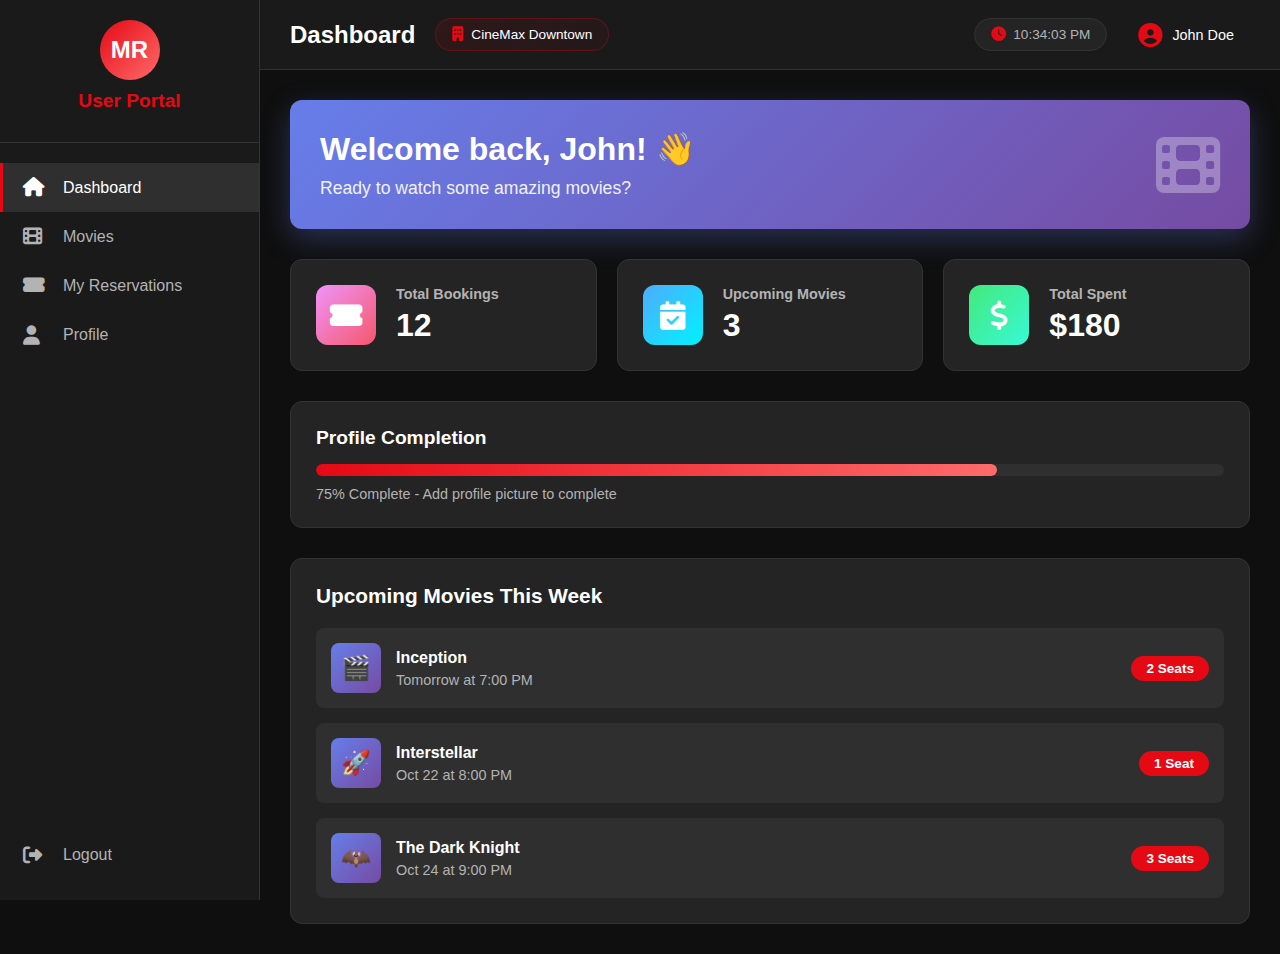
<file: frontend/public/index.html>
<!DOCTYPE html>
<html lang="en">
<head>
    <meta charset="UTF-8">
    <meta name="viewport" content="width=device-width, initial-scale=1.0">
    <title>User Dashboard - Movie Reservation System</title>
    <link rel="stylesheet" href="css/user.css">
    <link rel="stylesheet" href="https://cdnjs.cloudflare.com/ajax/libs/font-awesome/6.4.0/css/all.min.css">
</head>
<body>
    <!-- Sidebar -->
    <aside class="sidebar" id="sidebar">
        <div class="sidebar-header">
            <div class="logo">MR</div>
            <h2>User Portal</h2>
        </div>
        <nav class="sidebar-nav">
            <a href="#" class="nav-link active" data-tab="dashboard">
                <i class="fas fa-home"></i>
                <span>Dashboard</span>
            </a>
            <a href="#" class="nav-link" data-tab="movies">
                <i class="fas fa-film"></i>
                <span>Movies</span>
            </a>
            <a href="#" class="nav-link" data-tab="reservations">
                <i class="fas fa-ticket-alt"></i>
                <span>My Reservations</span>
            </a>
            <a href="#" class="nav-link" data-tab="profile">
                <i class="fas fa-user"></i>
                <span>Profile</span>
            </a>
            <a href="#" class="nav-link logout">
                <i class="fas fa-sign-out-alt"></i>
                <span>Logout</span>
            </a>
        </nav>
    </aside>

    <!-- Main Content -->
    <main class="main-content">
        <!-- Header -->
        <header class="header">
            <button class="menu-toggle" id="menuToggle">
                <i class="fas fa-bars"></i>
            </button>
            <div class="header-left">
                <h1 class="page-title">Dashboard</h1>
                <div class="theater-badge">
                    <i class="fas fa-building"></i>
                    <span>CineMax Downtown</span>
                </div>
            </div>
            <div class="header-right">
                <div class="current-time" id="currentTime">
                    <i class="fas fa-clock"></i>
                    <span>--:-- --</span>
                </div>
                <div class="user-profile">
                    <i class="fas fa-user-circle"></i>
                    <span>John Doe</span>
                </div>
            </div>
        </header>

        <!-- Dashboard Tab -->
        <section class="content-section active" id="dashboard-section">
            <div class="welcome-card">
                <div class="welcome-content">
                    <h2>Welcome back, John! 👋</h2>
                    <p>Ready to watch some amazing movies?</p>
                </div>
                <div class="welcome-icon">
                    <i class="fas fa-film"></i>
                </div>
            </div>

            <div class="stats-grid">
                <div class="stat-card">
                    <div class="stat-icon bookings">
                        <i class="fas fa-ticket-alt"></i>
                    </div>
                    <div class="stat-info">
                        <h3>Total Bookings</h3>
                        <p class="stat-value">12</p>
                    </div>
                </div>
                <div class="stat-card">
                    <div class="stat-icon upcoming">
                        <i class="fas fa-calendar-check"></i>
                    </div>
                    <div class="stat-info">
                        <h3>Upcoming Movies</h3>
                        <p class="stat-value">3</p>
                    </div>
                </div>
                <div class="stat-card">
                    <div class="stat-icon spent">
                        <i class="fas fa-dollar-sign"></i>
                    </div>
                    <div class="stat-info">
                        <h3>Total Spent</h3>
                        <p class="stat-value">$180</p>
                    </div>
                </div>
            </div>

            <div class="profile-progress-card">
                <h3>Profile Completion</h3>
                <div class="progress-bar">
                    <div class="progress-fill" style="width: 75%"></div>
                </div>
                <p class="progress-text">75% Complete - Add profile picture to complete</p>
            </div>

            <div class="upcoming-movies">
                <h3>Upcoming Movies This Week</h3>
                <div class="upcoming-list">
                    <div class="upcoming-item">
                        <div class="upcoming-poster">🎬</div>
                        <div class="upcoming-details">
                            <h4>Inception</h4>
                            <p>Tomorrow at 7:00 PM</p>
                        </div>
                        <span class="upcoming-seats">2 Seats</span>
                    </div>
                    <div class="upcoming-item">
                        <div class="upcoming-poster">🚀</div>
                        <div class="upcoming-details">
                            <h4>Interstellar</h4>
                            <p>Oct 22 at 8:00 PM</p>
                        </div>
                        <span class="upcoming-seats">1 Seat</span>
                    </div>
                    <div class="upcoming-item">
                        <div class="upcoming-poster">🦇</div>
                        <div class="upcoming-details">
                            <h4>The Dark Knight</h4>
                            <p>Oct 24 at 9:00 PM</p>
                        </div>
                        <span class="upcoming-seats">3 Seats</span>
                    </div>
                </div>
            </div>
        </section>

        <!-- Movies Tab -->
        <section class="content-section" id="movies-section">
            <div class="section-header">
                <h2>Available Movies</h2>
                <div class="filter-controls">
                    <select class="filter-select" id="genreFilter">
                        <option value="all">All Genres</option>
                        <option value="action">Action</option>
                        <option value="sci-fi">Sci-Fi</option>
                        <option value="drama">Drama</option>
                        <option value="thriller">Thriller</option>
                    </select>
                </div>
            </div>
            <div class="movies-grid" id="moviesGrid">
                <!-- Movies will be dynamically loaded here -->
            </div>
        </section>

        <!-- My Reservations Tab -->
        <section class="content-section" id="reservations-section">
            <div class="section-header">
                <h2>My Reservations</h2>
                <div class="filter-controls">
                    <select class="filter-select" id="statusFilter">
                        <option value="all">All Bookings</option>
                        <option value="upcoming">Upcoming</option>
                        <option value="past">Past</option>
                    </select>
                </div>
            </div>
            <div class="table-container">
                <table class="data-table">
                    <thead>
                        <tr>
                            <th>Booking ID</th>
                            <th>Movie</th>
                            <th>Date</th>
                            <th>Time</th>
                            <th>Seats</th>
                            <th>Status</th>
                            <th>Actions</th>
                        </tr>
                    </thead>
                    <tbody id="reservationsTable">
                        <!-- Reservations will be dynamically loaded here -->
                    </tbody>
                </table>
            </div>
        </section>

        <!-- Profile Tab -->
        <section class="content-section" id="profile-section">
            <div class="profile-container">
                <div class="profile-card">
                    <div class="profile-header">
                        <div class="profile-avatar">
                            <i class="fas fa-user-circle"></i>
                        </div>
                        <button class="btn-upload">
                            <i class="fas fa-camera"></i> Change Photo
                        </button>
                    </div>
                    <div class="profile-form">
                        <div class="form-group">
                            <label for="fullName">Full Name</label>
                            <input type="text" id="fullName" class="form-input" value="John Doe">
                        </div>
                        <div class="form-group">
                            <label for="email">Email Address</label>
                            <input type="email" id="email" class="form-input" value="john.doe@example.com">
                        </div>
                        <div class="form-group">
                            <label for="phone">Phone Number</label>
                            <input type="tel" id="phone" class="form-input" value="+1 234 567 8900">
                        </div>
                        <div class="form-group">
                            <label for="currentPassword">Current Password</label>
                            <input type="password" id="currentPassword" class="form-input" placeholder="Enter current password">
                        </div>
                        <div class="form-group">
                            <label for="newPassword">New Password</label>
                            <input type="password" id="newPassword" class="form-input" placeholder="Enter new password">
                        </div>
                        <div class="form-group">
                            <label for="confirmPassword">Confirm New Password</label>
                            <input type="password" id="confirmPassword" class="form-input" placeholder="Confirm new password">
                        </div>
                        <div class="form-actions">
                            <button class="btn-primary" id="updateProfileBtn">
                                <i class="fas fa-save"></i> Update Profile
                            </button>
                            <button class="btn-secondary" id="cancelBtn">
                                <i class="fas fa-times"></i> Cancel
                            </button>
                        </div>
                    </div>
                </div>
                <div class="account-info-card">
                    <h3>Account Information</h3>
                    <div class="info-item">
                        <span class="info-label">Member Since:</span>
                        <span class="info-value">January 15, 2024</span>
                    </div>
                    <div class="info-item">
                        <span class="info-label">Total Bookings:</span>
                        <span class="info-value">12</span>
                    </div>
                    <div class="info-item">
                        <span class="info-label">Account Status:</span>
                        <span class="info-value status-active">Active</span>
                    </div>
                    <div class="info-item">
                        <span class="info-label">Loyalty Points:</span>
                        <span class="info-value">240 pts</span>
                    </div>
                </div>
            </div>
        </section>
    </main>

    <!-- Booking Modal -->
    <div class="modal" id="bookingModal">
        <div class="modal-content">
            <div class="modal-header">
                <h3>Book Movie</h3>
                <button class="modal-close" id="closeModal">
                    <i class="fas fa-times"></i>
                </button>
            </div>
            <div class="modal-body" id="modalBody">
                <!-- Modal content will be dynamically loaded -->
            </div>
        </div>
    </div>

    <script src="js/user.js"></script>
</body>
</html>
</file>
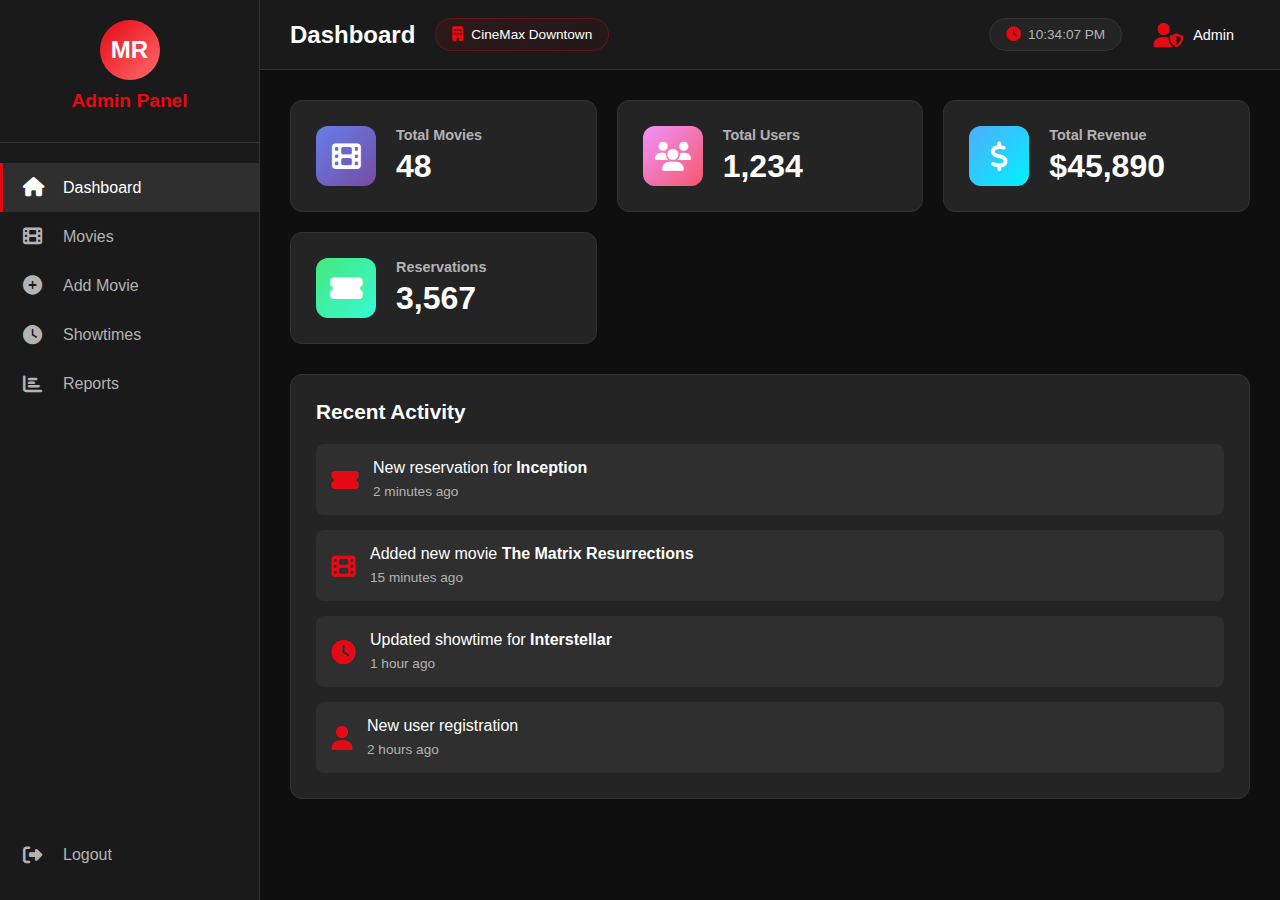
<file: frontend/public/admin_dashboard.html>
<!DOCTYPE html>
<html lang="en">
<head>
    <meta charset="UTF-8">
    <meta name="viewport" content="width=device-width, initial-scale=1.0">
    <title>Admin Dashboard - Movie Reservation System</title>
    <link rel="stylesheet" href="css/admin.css">
    <link rel="stylesheet" href="https://cdnjs.cloudflare.com/ajax/libs/font-awesome/6.4.0/css/all.min.css">
</head>
<body>
    <!-- Sidebar -->
    <aside class="sidebar" id="sidebar">
        <div class="sidebar-header">
            <div class="logo">MR</div>
            <h2>Admin Panel</h2>
        </div>
        <nav class="sidebar-nav">
            <a href="#" class="nav-link active" data-tab="dashboard">
                <i class="fas fa-home"></i>
                <span>Dashboard</span>
            </a>
            <a href="#" class="nav-link" data-tab="movies">
                <i class="fas fa-film"></i>
                <span>Movies</span>
            </a>
            <a href="#" class="nav-link" data-tab="add-movie">
                <i class="fas fa-plus-circle"></i>
                <span>Add Movie</span>
            </a>
            <a href="#" class="nav-link" data-tab="showtimes">
                <i class="fas fa-clock"></i>
                <span>Showtimes</span>
            </a>
            <a href="#" class="nav-link" data-tab="reports">
                <i class="fas fa-chart-bar"></i>
                <span>Reports</span>
            </a>
            <a href="#" class="nav-link logout">
                <i class="fas fa-sign-out-alt"></i>
                <span>Logout</span>
            </a>
        </nav>
    </aside>

    <!-- Main Content -->
    <main class="main-content">
        <!-- Header -->
        <header class="header">
            <button class="menu-toggle" id="menuToggle">
                <i class="fas fa-bars"></i>
            </button>
            <div class="header-left">
                <h1 class="page-title">Dashboard</h1>
                <div class="theater-badge">
                    <i class="fas fa-building"></i>
                    <span>CineMax Downtown</span>
                </div>
            </div>
            <div class="header-right">
                <div class="current-time" id="currentTime">
                    <i class="fas fa-clock"></i>
                    <span>--:-- --</span>
                </div>
                <div class="admin-profile">
                    <i class="fas fa-user-shield"></i>
                    <span>Admin</span>
                </div>
            </div>
        </header>

        <!-- Dashboard Tab -->
        <section class="content-section active" id="dashboard-section">
            <div class="stats-grid">
                <div class="stat-card">
                    <div class="stat-icon movies">
                        <i class="fas fa-film"></i>
                    </div>
                    <div class="stat-info">
                        <h3>Total Movies</h3>
                        <p class="stat-value">48</p>
                    </div>
                </div>
                <div class="stat-card">
                    <div class="stat-icon users">
                        <i class="fas fa-users"></i>
                    </div>
                    <div class="stat-info">
                        <h3>Total Users</h3>
                        <p class="stat-value">1,234</p>
                    </div>
                </div>
                <div class="stat-card">
                    <div class="stat-icon revenue">
                        <i class="fas fa-dollar-sign"></i>
                    </div>
                    <div class="stat-info">
                        <h3>Total Revenue</h3>
                        <p class="stat-value">$45,890</p>
                    </div>
                </div>
                <div class="stat-card">
                    <div class="stat-icon reservations">
                        <i class="fas fa-ticket-alt"></i>
                    </div>
                    <div class="stat-info">
                        <h3>Reservations</h3>
                        <p class="stat-value">3,567</p>
                    </div>
                </div>
            </div>

            <div class="dashboard-charts">
                <div class="chart-card">
                    <h3>Recent Activity</h3>
                    <div class="activity-list">
                        <div class="activity-item">
                            <i class="fas fa-ticket-alt"></i>
                            <div class="activity-details">
                                <p>New reservation for <strong>Inception</strong></p>
                                <span>2 minutes ago</span>
                            </div>
                        </div>
                        <div class="activity-item">
                            <i class="fas fa-film"></i>
                            <div class="activity-details">
                                <p>Added new movie <strong>The Matrix Resurrections</strong></p>
                                <span>15 minutes ago</span>
                            </div>
                        </div>
                        <div class="activity-item">
                            <i class="fas fa-clock"></i>
                            <div class="activity-details">
                                <p>Updated showtime for <strong>Interstellar</strong></p>
                                <span>1 hour ago</span>
                            </div>
                        </div>
                        <div class="activity-item">
                            <i class="fas fa-user"></i>
                            <div class="activity-details">
                                <p>New user registration</p>
                                <span>2 hours ago</span>
                            </div>
                        </div>
                    </div>
                </div>
            </div>
        </section>

        <!-- Movies Tab -->
        <section class="content-section" id="movies-section">
            <div class="section-header">
                <h2>Manage Movies</h2>
                <button class="btn-primary" id="addMovieBtn">
                    <i class="fas fa-plus"></i> Add Movie
                </button>
            </div>
            <div class="movies-grid" id="moviesGrid">
                <!-- Movies will be dynamically loaded here -->
            </div>
        </section>

        <!-- Add Movie Tab -->
        <section class="content-section" id="add-movie-section">
            <div class="section-header">
                <h2>Add New Movie</h2>
            </div>
            
            <div class="add-movie-container">
                <div class="add-movie-form-card">
                    <form id="addMovieForm" enctype="multipart/form-data">
                        <div class="form-row">
                            <div class="form-group">
                                <label for="movieTitle">Movie Title <span class="required">*</span></label>
                                <input type="text" id="movieTitle" name="title" class="form-input" placeholder="Enter movie title" required>
                            </div>
                            <div class="form-group">
                                <label for="movieGenre">Genre <span class="required">*</span></label>
                                <select id="movieGenre" name="genre" class="form-input" required>
                                    <option value="">Select Genre</option>
                                    <option value="Action">Action</option>
                                    <option value="Adventure">Adventure</option>
                                    <option value="Comedy">Comedy</option>
                                    <option value="Drama">Drama</option>
                                    <option value="Horror">Horror</option>
                                    <option value="Sci-Fi">Sci-Fi</option>
                                    <option value="Thriller">Thriller</option>
                                    <option value="Romance">Romance</option>
                                    <option value="Animation">Animation</option>
                                    <option value="Documentary">Documentary</option>
                                </select>
                            </div>
                        </div>

                        <div class="form-group">
                            <label for="movieDescription">Description <span class="required">*</span></label>
                            <textarea id="movieDescription" name="description" class="form-textarea" rows="4" placeholder="Enter movie description" required></textarea>
                        </div>

                        <div class="form-row">
                            <div class="form-group">
                                <label for="movieDuration">Duration (minutes) <span class="required">*</span></label>
                                <input type="number" id="movieDuration" name="duration" class="form-input" placeholder="e.g., 120" min="1" required>
                            </div>
                            <div class="form-group">
                                <label for="movieRating">Rating (0-5) <span class="required">*</span></label>
                                <input type="number" id="movieRating" name="rating" class="form-input" placeholder="e.g., 4.5" min="0" max="5" step="0.1" required>
                            </div>
                        </div>

                        <div class="form-row">
                            <div class="form-group">
                                <label for="movieReleaseDate">Release Date <span class="required">*</span></label>
                                <input type="date" id="movieReleaseDate" name="release_date" class="form-input" required>
                            </div>
                            <div class="form-group">
                                <label for="movieLanguage">Language <span class="required">*</span></label>
                                <input type="text" id="movieLanguage" name="language" class="form-input" placeholder="e.g., English" required>
                            </div>
                        </div>

                        <div class="form-group">
                            <label for="moviePoster">Movie Poster <span class="required">*</span></label>
                            <div class="file-upload-area" id="fileUploadArea">
                                <input type="file" id="moviePoster" name="poster" class="file-input" accept="image/*" required>
                                <div class="file-upload-content">
                                    <i class="fas fa-cloud-upload-alt"></i>
                                    <p>Click to upload or drag and drop</p>
                                    <span>PNG, JPG, JPEG (Max 5MB)</span>
                                </div>
                            </div>
                            <div id="fileName" class="file-name"></div>
                        </div>

                        <div class="form-actions">
                            <button type="submit" class="btn-submit" id="submitBtn">
                                <i class="fas fa-save"></i> Add Movie
                            </button>
                            <button type="button" class="btn-reset" id="resetBtn">
                                <i class="fas fa-redo"></i> Reset Form
                            </button>
                        </div>
                    </form>
                </div>

                <div class="poster-preview-card">
                    <h3>Poster Preview</h3>
                    <div class="poster-preview" id="posterPreview">
                        <i class="fas fa-image"></i>
                        <p>No poster selected</p>
                    </div>
                    <div class="preview-info" id="previewInfo">
                        <p><strong>Title:</strong> <span id="previewTitle">-</span></p>
                        <p><strong>Genre:</strong> <span id="previewGenre">-</span></p>
                        <p><strong>Duration:</strong> <span id="previewDuration">-</span></p>
                        <p><strong>Rating:</strong> <span id="previewRating">-</span></p>
                    </div>
                </div>
            </div>

            <!-- Notification -->
            <div class="notification" id="notification">
                <div class="notification-content">
                    <i class="notification-icon"></i>
                    <span class="notification-message"></span>
                </div>
            </div>
        </section>

        <!-- Showtimes Tab -->
        <section class="content-section" id="showtimes-section">
            <div class="section-header">
                <h2>Manage Showtimes</h2>
                <button class="btn-primary" id="addShowtimeBtn">
                    <i class="fas fa-plus"></i> Add Showtime
                </button>
            </div>
            <div class="table-container">
                <table class="data-table">
                    <thead>
                        <tr>
                            <th>Movie</th>
                            <th>Date</th>
                            <th>Time</th>
                            <th>Total Seats</th>
                            <th>Available Seats</th>
                            <th>Actions</th>
                        </tr>
                    </thead>
                    <tbody id="showtimesTable">
                        <!-- Showtimes will be dynamically loaded here -->
                    </tbody>
                </table>
            </div>
        </section>

        <!-- Reports Tab -->
        <section class="content-section" id="reports-section">
            <h2>Reports & Analytics</h2>
            <div class="reports-grid">
                <div class="report-card">
                    <h3>Monthly Revenue Chart</h3>
                    <div class="report-chart">
                        <canvas id="revenueChart" width="400" height="300"></canvas>
                    </div>
                </div>
                <div class="report-card">
                    <h3>Top Movies</h3>
                    <div class="top-movies-list">
                        <div class="top-movie-item">
                            <span class="rank">1</span>
                            <span class="movie-name">Inception</span>
                            <span class="movie-stats">456 bookings</span>
                        </div>
                        <div class="top-movie-item">
                            <span class="rank">2</span>
                            <span class="movie-name">Interstellar</span>
                            <span class="movie-stats">389 bookings</span>
                        </div>
                        <div class="top-movie-item">
                            <span class="rank">3</span>
                            <span class="movie-name">The Dark Knight</span>
                            <span class="movie-stats">342 bookings</span>
                        </div>
                        <div class="top-movie-item">
                            <span class="rank">4</span>
                            <span class="movie-name">Pulp Fiction</span>
                            <span class="movie-stats">298 bookings</span>
                        </div>
                        <div class="top-movie-item">
                            <span class="rank">5</span>
                            <span class="movie-name">The Matrix</span>
                            <span class="movie-stats">267 bookings</span>
                        </div>
                    </div>
                </div>
            </div>
            <div class="reports-summary">
                <div class="summary-card">
                    <h4>This Month</h4>
                    <p class="summary-value">$12,450</p>
                    <span class="summary-label">Revenue</span>
                </div>
                <div class="summary-card">
                    <h4>This Week</h4>
                    <p class="summary-value">892</p>
                    <span class="summary-label">Reservations</span>
                </div>
                <div class="summary-card">
                    <h4>Average</h4>
                    <p class="summary-value">$14.50</p>
                    <span class="summary-label">Ticket Price</span>
                </div>
            </div>
        </section>
    </main>

    <script src="js/admin.js"></script>
    <script src="js/movies.js"></script>
</body>
</html>
</file>
<file: frontend/public/css/user.css>
/* ==================== Global Styles ==================== */
* {
    margin: 0;
    padding: 0;
    box-sizing: border-box;
}

:root {
    --primary-bg: #0f0f0f;
    --secondary-bg: #1a1a1a;
    --card-bg: #242424;
    --hover-bg: #2f2f2f;
    --accent-color: #e50914;
    --accent-hover: #b20710;
    --text-primary: #ffffff;
    --text-secondary: #b3b3b3;
    --border-color: #333333;
    --success-color: #46d369;
    --warning-color: #ffa500;
    --sidebar-width: 260px;
    --header-height: 70px;
    --transition: all 0.3s ease;
}

body {
    font-family: 'Segoe UI', Tahoma, Geneva, Verdana, sans-serif;
    background-color: var(--primary-bg);
    color: var(--text-primary);
    overflow-x: hidden;
}

/* ==================== Sidebar ==================== */
.sidebar {
    position: fixed;
    left: 0;
    top: 0;
    width: var(--sidebar-width);
    height: 100vh;
    background-color: var(--secondary-bg);
    border-right: 1px solid var(--border-color);
    padding: 20px 0;
    transition: var(--transition);
    z-index: 1000;
}

.sidebar-header {
    padding: 0 20px 30px;
    text-align: center;
    border-bottom: 1px solid var(--border-color);
}

.sidebar-header .logo {
    width: 60px;
    height: 60px;
    border-radius: 50%;
    margin: 0 auto 10px;
    background: linear-gradient(135deg, #e50914, #ff6b6b);
    display: flex;
    align-items: center;
    justify-content: center;
    font-size: 24px;
    font-weight: bold;
    color: white;
}

.sidebar-header h2 {
    font-size: 1.2rem;
    color: var(--accent-color);
}

.sidebar-nav {
    margin-top: 20px;
}

.nav-link {
    display: flex;
    align-items: center;
    padding: 15px 20px;
    color: var(--text-secondary);
    text-decoration: none;
    transition: var(--transition);
    border-left: 3px solid transparent;
    cursor: pointer;
}

.nav-link i {
    font-size: 1.2rem;
    margin-right: 15px;
    width: 25px;
}

.nav-link:hover {
    background-color: var(--hover-bg);
    color: var(--text-primary);
    border-left-color: var(--accent-color);
}

.nav-link.active {
    background-color: var(--hover-bg);
    color: var(--text-primary);
    border-left-color: var(--accent-color);
}

.nav-link.logout {
    margin-top: auto;
    position: absolute;
    bottom: 20px;
    width: 100%;
}

.nav-link.logout:hover {
    background-color: rgba(229, 9, 20, 0.1);
    color: var(--accent-color);
}

/* ==================== Main Content ==================== */
.main-content {
    margin-left: var(--sidebar-width);
    min-height: 100vh;
    transition: var(--transition);
}

/* ==================== Header ==================== */
.header {
    height: var(--header-height);
    background-color: var(--secondary-bg);
    border-bottom: 1px solid var(--border-color);
    padding: 0 30px;
    display: flex;
    align-items: center;
    justify-content: space-between;
    position: sticky;
    top: 0;
    z-index: 100;
    gap: 20px;
}

.menu-toggle {
    display: none;
    background: none;
    border: none;
    color: var(--text-primary);
    font-size: 1.5rem;
    cursor: pointer;
    padding: 10px;
    transition: var(--transition);
}

.menu-toggle:hover {
    color: var(--accent-color);
}

.header-left {
    display: flex;
    align-items: center;
    gap: 20px;
}

.page-title {
    font-size: 1.5rem;
    font-weight: 600;
    color: var(--text-primary);
}

.theater-badge {
    display: flex;
    align-items: center;
    gap: 8px;
    padding: 8px 16px;
    background: linear-gradient(135deg, rgba(229, 9, 20, 0.1), rgba(229, 9, 20, 0.05));
    border: 1px solid rgba(229, 9, 20, 0.3);
    border-radius: 20px;
    color: var(--text-primary);
    font-size: 0.85rem;
    font-weight: 500;
}

.theater-badge i {
    color: var(--accent-color);
    font-size: 0.9rem;
}

.header-right {
    display: flex;
    align-items: center;
    gap: 15px;
}

.current-time {
    display: flex;
    align-items: center;
    gap: 8px;
    padding: 8px 16px;
    background-color: var(--card-bg);
    border-radius: 20px;
    border: 1px solid var(--border-color);
    font-size: 0.85rem;
    color: var(--text-secondary);
    font-weight: 500;
}

.current-time i {
    color: var(--accent-color);
    font-size: 0.9rem;
}

.user-profile {
    display: flex;
    align-items: center;
    gap: 10px;
    cursor: pointer;
    padding: 8px 15px;
    border-radius: 20px;
    transition: var(--transition);
    border: 1px solid transparent;
}

.user-profile:hover {
    background-color: var(--hover-bg);
    border-color: var(--border-color);
}

.user-profile i {
    font-size: 1.5rem;
    color: var(--accent-color);
}

.user-profile span {
    font-size: 0.9rem;
    font-weight: 500;
}

/* ==================== Content Sections ==================== */
.content-section {
    display: none;
    padding: 30px;
    animation: fadeIn 0.4s ease;
}

.content-section.active {
    display: block;
}

@keyframes fadeIn {
    from {
        opacity: 0;
        transform: translateY(10px);
    }
    to {
        opacity: 1;
        transform: translateY(0);
    }
}

/* ==================== Welcome Card ==================== */
.welcome-card {
    background: linear-gradient(135deg, #667eea 0%, #764ba2 100%);
    padding: 30px;
    border-radius: 12px;
    display: flex;
    justify-content: space-between;
    align-items: center;
    margin-bottom: 30px;
    box-shadow: 0 10px 30px rgba(102, 126, 234, 0.3);
}

.welcome-content h2 {
    font-size: 2rem;
    margin-bottom: 10px;
}

.welcome-content p {
    font-size: 1.1rem;
    opacity: 0.9;
}

.welcome-icon i {
    font-size: 4rem;
    opacity: 0.3;
}

/* ==================== Stats Grid ==================== */
.stats-grid {
    display: grid;
    grid-template-columns: repeat(auto-fit, minmax(250px, 1fr));
    gap: 20px;
    margin-bottom: 30px;
}

.stat-card {
    background-color: var(--card-bg);
    padding: 25px;
    border-radius: 12px;
    display: flex;
    align-items: center;
    gap: 20px;
    transition: var(--transition);
    border: 1px solid var(--border-color);
}

.stat-card:hover {
    transform: translateY(-5px);
    box-shadow: 0 10px 30px rgba(229, 9, 20, 0.2);
}

.stat-icon {
    width: 60px;
    height: 60px;
    border-radius: 12px;
    display: flex;
    align-items: center;
    justify-content: center;
    font-size: 1.8rem;
}

.stat-icon.bookings {
    background: linear-gradient(135deg, #f093fb 0%, #f5576c 100%);
}

.stat-icon.upcoming {
    background: linear-gradient(135deg, #4facfe 0%, #00f2fe 100%);
}

.stat-icon.spent {
    background: linear-gradient(135deg, #43e97b 0%, #38f9d7 100%);
}

.stat-info h3 {
    font-size: 0.9rem;
    color: var(--text-secondary);
    margin-bottom: 5px;
}

.stat-value {
    font-size: 2rem;
    font-weight: 700;
}

/* ==================== Profile Progress ==================== */
.profile-progress-card {
    background-color: var(--card-bg);
    padding: 25px;
    border-radius: 12px;
    border: 1px solid var(--border-color);
    margin-bottom: 30px;
}

.profile-progress-card h3 {
    margin-bottom: 15px;
    font-size: 1.2rem;
}

.progress-bar {
    width: 100%;
    height: 12px;
    background-color: var(--hover-bg);
    border-radius: 10px;
    overflow: hidden;
    margin-bottom: 10px;
}

.progress-fill {
    height: 100%;
    background: linear-gradient(90deg, #e50914, #ff6b6b);
    border-radius: 10px;
    transition: width 0.5s ease;
}

.progress-text {
    color: var(--text-secondary);
    font-size: 0.9rem;
}

/* ==================== Upcoming Movies ==================== */
.upcoming-movies {
    background-color: var(--card-bg);
    padding: 25px;
    border-radius: 12px;
    border: 1px solid var(--border-color);
}

.upcoming-movies h3 {
    margin-bottom: 20px;
    font-size: 1.3rem;
}

.upcoming-list {
    display: flex;
    flex-direction: column;
    gap: 15px;
}

.upcoming-item {
    display: flex;
    align-items: center;
    gap: 15px;
    padding: 15px;
    background-color: var(--hover-bg);
    border-radius: 8px;
    transition: var(--transition);
}

.upcoming-item:hover {
    background-color: var(--secondary-bg);
}

.upcoming-poster {
    width: 50px;
    height: 50px;
    background: linear-gradient(135deg, #667eea, #764ba2);
    border-radius: 8px;
    display: flex;
    align-items: center;
    justify-content: center;
    font-size: 1.5rem;
}

.upcoming-details {
    flex: 1;
}

.upcoming-details h4 {
    margin-bottom: 5px;
}

.upcoming-details p {
    color: var(--text-secondary);
    font-size: 0.9rem;
}

.upcoming-seats {
    background-color: var(--accent-color);
    padding: 5px 15px;
    border-radius: 20px;
    font-size: 0.85rem;
    font-weight: 600;
}

/* ==================== Section Header ==================== */
.section-header {
    display: flex;
    justify-content: space-between;
    align-items: center;
    margin-bottom: 25px;
}

.section-header h2 {
    font-size: 1.8rem;
}

.filter-controls {
    display: flex;
    gap: 10px;
}

.filter-select {
    background-color: var(--card-bg);
    color: var(--text-primary);
    border: 1px solid var(--border-color);
    padding: 10px 15px;
    border-radius: 6px;
    cursor: pointer;
    transition: var(--transition);
}

.filter-select:hover {
    border-color: var(--accent-color);
}

.filter-select:focus {
    outline: none;
    border-color: var(--accent-color);
}

/* ==================== Movies Grid ==================== */
.movies-grid {
    display: grid;
    grid-template-columns: repeat(auto-fill, minmax(280px, 1fr));
    gap: 25px;
}

.movie-card {
    background-color: var(--card-bg);
    border-radius: 12px;
    overflow: hidden;
    border: 1px solid var(--border-color);
    transition: var(--transition);
}

.movie-card:hover {
    transform: translateY(-8px);
    box-shadow: 0 15px 40px rgba(0, 0, 0, 0.5);
}

.movie-poster {
    width: 100%;
    height: 380px;
    background: linear-gradient(135deg, #667eea 0%, #764ba2 100%);
    display: flex;
    align-items: center;
    justify-content: center;
    font-size: 48px;
    color: rgba(255, 255, 255, 0.3);
}

.movie-info {
    padding: 20px;
}

.movie-title {
    font-size: 1.2rem;
    margin-bottom: 8px;
    font-weight: 600;
}

.movie-genre {
    color: var(--text-secondary);
    font-size: 0.9rem;
    margin-bottom: 10px;
}

.movie-description {
    color: var(--text-secondary);
    font-size: 0.9rem;
    line-height: 1.5;
    margin-bottom: 15px;
    display: -webkit-box;
    -webkit-line-clamp: 3;
    -webkit-box-orient: vertical;
    overflow: hidden;
}

.movie-footer {
    display: flex;
    justify-content: space-between;
    align-items: center;
}

.movie-rating {
    display: flex;
    align-items: center;
    gap: 5px;
    color: #ffa500;
}

.btn-book {
    background-color: var(--accent-color);
    color: var(--text-primary);
    border: none;
    padding: 10px 20px;
    border-radius: 6px;
    cursor: pointer;
    transition: var(--transition);
    font-size: 0.9rem;
}

.btn-book:hover {
    background-color: var(--accent-hover);
    transform: scale(1.05);
}

/* ==================== Data Table ==================== */
.table-container {
    background-color: var(--card-bg);
    border-radius: 12px;
    overflow-x: auto;
    border: 1px solid var(--border-color);
}

.data-table {
    width: 100%;
    border-collapse: collapse;
}

.data-table thead {
    background-color: var(--secondary-bg);
}

.data-table th {
    padding: 18px 15px;
    text-align: left;
    font-weight: 600;
    color: var(--text-primary);
    border-bottom: 2px solid var(--border-color);
}

.data-table td {
    padding: 15px;
    border-bottom: 1px solid var(--border-color);
}

.data-table tbody tr {
    transition: var(--transition);
}

.data-table tbody tr:hover {
    background-color: var(--hover-bg);
}

.status-badge {
    padding: 5px 12px;
    border-radius: 20px;
    font-size: 0.85rem;
    font-weight: 600;
}

.status-upcoming {
    background-color: rgba(70, 211, 105, 0.2);
    color: var(--success-color);
}

.status-past {
    background-color: rgba(179, 179, 179, 0.2);
    color: var(--text-secondary);
}

.table-actions {
    display: flex;
    gap: 8px;
}

.btn-icon {
    background: none;
    border: none;
    color: var(--text-secondary);
    font-size: 1.1rem;
    cursor: pointer;
    padding: 5px 10px;
    border-radius: 4px;
    transition: var(--transition);
}

.btn-icon:hover {
    color: var(--text-primary);
    background-color: var(--hover-bg);
}

.btn-icon.cancel:hover {
    color: var(--accent-color);
}

/* ==================== Profile Section ==================== */
.profile-container {
    display: grid;
    grid-template-columns: 2fr 1fr;
    gap: 25px;
}

.profile-card {
    background-color: var(--card-bg);
    padding: 30px;
    border-radius: 12px;
    border: 1px solid var(--border-color);
}

.profile-header {
    display: flex;
    align-items: center;
    gap: 20px;
    margin-bottom: 30px;
    padding-bottom: 20px;
    border-bottom: 1px solid var(--border-color);
}

.profile-avatar {
    width: 100px;
    height: 100px;
    border-radius: 50%;
    background: linear-gradient(135deg, #667eea, #764ba2);
    display: flex;
    align-items: center;
    justify-content: center;
    font-size: 3rem;
    color: rgba(255, 255, 255, 0.8);
}

.btn-upload {
    background-color: var(--hover-bg);
    color: var(--text-primary);
    border: none;
    padding: 10px 20px;
    border-radius: 6px;
    cursor: pointer;
    transition: var(--transition);
    display: flex;
    align-items: center;
    gap: 8px;
}

.btn-upload:hover {
    background-color: var(--accent-color);
}

.profile-form {
    display: flex;
    flex-direction: column;
    gap: 20px;
}

.form-group {
    display: flex;
    flex-direction: column;
    gap: 8px;
}

.form-group label {
    color: var(--text-secondary);
    font-size: 0.9rem;
    font-weight: 500;
}

.form-input {
    background-color: var(--hover-bg);
    border: 1px solid var(--border-color);
    color: var(--text-primary);
    padding: 12px 15px;
    border-radius: 6px;
    font-size: 1rem;
    transition: var(--transition);
}

.form-input:focus {
    outline: none;
    border-color: var(--accent-color);
}

.form-actions {
    display: flex;
    gap: 15px;
    margin-top: 10px;
}

.btn-primary {
    background-color: var(--accent-color);
    color: var(--text-primary);
    border: none;
    padding: 12px 25px;
    border-radius: 6px;
    cursor: pointer;
    font-size: 1rem;
    display: flex;
    align-items: center;
    gap: 8px;
    transition: var(--transition);
}

.btn-primary:hover {
    background-color: var(--accent-hover);
    transform: translateY(-2px);
}

.btn-secondary {
    background-color: var(--hover-bg);
    color: var(--text-primary);
    border: none;
    padding: 12px 25px;
    border-radius: 6px;
    cursor: pointer;
    font-size: 1rem;
    display: flex;
    align-items: center;
    gap: 8px;
    transition: var(--transition);
}

.btn-secondary:hover {
    background-color: var(--secondary-bg);
}

.account-info-card {
    background-color: var(--card-bg);
    padding: 25px;
    border-radius: 12px;
    border: 1px solid var(--border-color);
    height: fit-content;
}

.account-info-card h3 {
    margin-bottom: 20px;
    font-size: 1.3rem;
}

.info-item {
    display: flex;
    justify-content: space-between;
    padding: 15px 0;
    border-bottom: 1px solid var(--border-color);
}

.info-item:last-child {
    border-bottom: none;
}

.info-label {
    color: var(--text-secondary);
    font-size: 0.9rem;
}

.info-value {
    font-weight: 600;
}

.status-active {
    color: var(--success-color);
}

/* ==================== Modal ==================== */
.modal {
    display: none;
    position: fixed;
    top: 0;
    left: 0;
    width: 100%;
    height: 100%;
    background-color: rgba(0, 0, 0, 0.8);
    z-index: 2000;
    align-items: center;
    justify-content: center;
}

.modal.active {
    display: flex;
}

.modal-content {
    background-color: var(--card-bg);
    border-radius: 12px;
    width: 90%;
    max-width: 500px;
    border: 1px solid var(--border-color);
    animation: modalSlideIn 0.3s ease;
}

@keyframes modalSlideIn {
    from {
        opacity: 0;
        transform: translateY(-50px);
    }
    to {
        opacity: 1;
        transform: translateY(0);
    }
}

.modal-header {
    display: flex;
    justify-content: space-between;
    align-items: center;
    padding: 20px 25px;
    border-bottom: 1px solid var(--border-color);
}

.modal-header h3 {
    font-size: 1.5rem;
}

.modal-close {
    background: none;
    border: none;
    color: var(--text-secondary);
    font-size: 1.5rem;
    cursor: pointer;
    padding: 5px;
    transition: var(--transition);
}

.modal-close:hover {
    color: var(--text-primary);
}

.modal-body {
    padding: 25px;
}

.booking-details {
    display: flex;
    flex-direction: column;
    gap: 20px;
}

.booking-movie-info {
    display: flex;
    gap: 15px;
    padding-bottom: 20px;
    border-bottom: 1px solid var(--border-color);
}

.booking-poster {
    width: 80px;
    height: 120px;
    background: linear-gradient(135deg, #667eea, #764ba2);
    border-radius: 8px;
    display: flex;
    align-items: center;
    justify-content: center;
    font-size: 2rem;
}

.booking-info h4 {
    font-size: 1.3rem;
    margin-bottom: 8px;
}

.booking-info p {
    color: var(--text-secondary);
    margin-bottom: 5px;
}

.seat-selection {
    display: flex;
    flex-direction: column;
    gap: 10px;
}

.seat-selection label {
    color: var(--text-secondary);
    font-size: 0.9rem;
}

.seat-input {
    display: flex;
    align-items: center;
    gap: 15px;
}

.seat-btn {
    background-color: var(--hover-bg);
    border: 1px solid var(--border-color);
    color: var(--text-primary);
    width: 40px;
    height: 40px;
    border-radius: 6px;
    cursor: pointer;
    font-size: 1.2rem;
    transition: var(--transition);
}

.seat-btn:hover {
    background-color: var(--accent-color);
    border-color: var(--accent-color);
}

.seat-count {
    font-size: 1.5rem;
    font-weight: 600;
    min-width: 30px;
    text-align: center;
}

.booking-summary {
    background-color: var(--hover-bg);
    padding: 15px;
    border-radius: 8px;
}

.summary-row {
    display: flex;
    justify-content: space-between;
    margin-bottom: 10px;
}

.summary-row:last-child {
    margin-bottom: 0;
    padding-top: 10px;
    border-top: 1px solid var(--border-color);
    font-weight: 600;
    font-size: 1.1rem;
}

.modal-actions {
    display: flex;
    gap: 10px;
    margin-top: 20px;
}

.btn-confirm {
    flex: 1;
    background-color: var(--accent-color);
    color: var(--text-primary);
    border: none;
    padding: 12px;
    border-radius: 6px;
    cursor: pointer;
    font-size: 1rem;
    transition: var(--transition);
}

.btn-confirm:hover {
    background-color: var(--accent-hover);
}

.btn-cancel {
    flex: 1;
    background-color: var(--hover-bg);
    color: var(--text-primary);
    border: none;
    padding: 12px;
    border-radius: 6px;
    cursor: pointer;
    font-size: 1rem;
    transition: var(--transition);
}

.btn-cancel:hover {
    background-color: var(--secondary-bg);
}

/* ==================== Responsive Design ==================== */
@media (max-width: 1024px) {
    :root {
        --sidebar-width: 220px;
    }

    .profile-container {
        grid-template-columns: 1fr;
    }
}

@media (max-width: 768px) {
    .sidebar {
        transform: translateX(-100%);
    }

    .sidebar.active {
        transform: translateX(0);
    }

    .main-content {
        margin-left: 0;
    }

    .menu-toggle {
        display: block;
    }

    .header {
        padding: 15px;
    }

    .header-left {
        flex-direction: column;
        align-items: flex-start;
        gap: 10px;
    }

    .page-title {
        font-size: 1.3rem;
    }

    .theater-badge {
        font-size: 0.8rem;
        padding: 6px 12px;
    }

    .current-time {
        display: none;
    }

    .user-profile span {
        display: none;
    }

    .stats-grid {
        grid-template-columns: 1fr;
    }

    .movies-grid {
        grid-template-columns: repeat(auto-fill, minmax(250px, 1fr));
    }

    .section-header {
        flex-direction: column;
        align-items: flex-start;
        gap: 15px;
    }

    .welcome-card {
        flex-direction: column;
        text-align: center;
    }

    .profile-container {
        grid-template-columns: 1fr;
    }

    .table-container {
        overflow-x: auto;
    }
}

@media (max-width: 480px) {
    .header {
        padding: 0 15px;
    }

    .content-section {
        padding: 20px 15px;
    }

    .stats-grid {
        grid-template-columns: 1fr;
    }

    .movies-grid {
        grid-template-columns: 1fr;
    }

    .page-title {
        font-size: 1.3rem;
    }

    .user-profile span {
        display: none;
    }

    .form-actions {
        flex-direction: column;
    }

    .btn-primary,
    .btn-secondary {
        width: 100%;
        justify-content: center;
    }
}
</file>
<file: frontend/public/css/admin.css>
/* ==================== Global Styles ==================== */
* {
    margin: 0;
    padding: 0;
    box-sizing: border-box;
}

:root {
    --primary-bg: #0f0f0f;
    --secondary-bg: #1a1a1a;
    --card-bg: #242424;
    --hover-bg: #2f2f2f;
    --accent-color: #e50914;
    --accent-hover: #b20710;
    --text-primary: #ffffff;
    --text-secondary: #b3b3b3;
    --border-color: #333333;
    --success-color: #46d369;
    --warning-color: #ffa500;
    --sidebar-width: 260px;
    --header-height: 70px;
    --transition: all 0.3s ease;
}

body {
    font-family: 'Segoe UI', Tahoma, Geneva, Verdana, sans-serif;
    background-color: var(--primary-bg);
    color: var(--text-primary);
    overflow-x: hidden;
}

/* ==================== Sidebar ==================== */
.sidebar {
    position: fixed;
    left: 0;
    top: 0;
    width: var(--sidebar-width);
    height: 100vh;
    background-color: var(--secondary-bg);
    border-right: 1px solid var(--border-color);
    padding: 20px 0;
    transition: var(--transition);
    z-index: 1000;
}

.sidebar-header {
    padding: 0 20px 30px;
    text-align: center;
    border-bottom: 1px solid var(--border-color);
}

.sidebar-header .logo {
    width: 60px;
    height: 60px;
    border-radius: 50%;
    margin: 0 auto 10px;
    background: linear-gradient(135deg, #e50914, #ff6b6b);
    display: flex;
    align-items: center;
    justify-content: center;
    font-size: 24px;
    font-weight: bold;
    color: white;
}

.sidebar-header h2 {
    font-size: 1.2rem;
    color: var(--accent-color);
}

.sidebar-nav {
    margin-top: 20px;
}

.nav-link {
    display: flex;
    align-items: center;
    padding: 15px 20px;
    color: var(--text-secondary);
    text-decoration: none;
    transition: var(--transition);
    border-left: 3px solid transparent;
    cursor: pointer;
}

.nav-link i {
    font-size: 1.2rem;
    margin-right: 15px;
    width: 25px;
}

.nav-link:hover {
    background-color: var(--hover-bg);
    color: var(--text-primary);
    border-left-color: var(--accent-color);
}

.nav-link.active {
    background-color: var(--hover-bg);
    color: var(--text-primary);
    border-left-color: var(--accent-color);
}

.nav-link.logout {
    margin-top: auto;
    position: absolute;
    bottom: 20px;
    width: 100%;
}

.nav-link.logout:hover {
    background-color: rgba(229, 9, 20, 0.1);
    color: var(--accent-color);
}

/* ==================== Main Content ==================== */
.main-content {
    margin-left: var(--sidebar-width);
    min-height: 100vh;
    transition: var(--transition);
}

/* ==================== Header ==================== */
.header {
    height: var(--header-height);
    background-color: var(--secondary-bg);
    border-bottom: 1px solid var(--border-color);
    padding: 0 30px;
    display: flex;
    align-items: center;
    justify-content: space-between;
    position: sticky;
    top: 0;
    z-index: 100;
    gap: 20px;
}

.menu-toggle {
    display: none;
    background: none;
    border: none;
    color: var(--text-primary);
    font-size: 1.5rem;
    cursor: pointer;
    padding: 10px;
    transition: var(--transition);
}

.menu-toggle:hover {
    color: var(--accent-color);
}

.header-left {
    display: flex;
    align-items: center;
    gap: 20px;
}

.page-title {
    font-size: 1.5rem;
    font-weight: 600;
    color: var(--text-primary);
}

.theater-badge {
    display: flex;
    align-items: center;
    gap: 8px;
    padding: 8px 16px;
    background: linear-gradient(135deg, rgba(229, 9, 20, 0.1), rgba(229, 9, 20, 0.05));
    border: 1px solid rgba(229, 9, 20, 0.3);
    border-radius: 20px;
    color: var(--text-primary);
    font-size: 0.85rem;
    font-weight: 500;
}

.theater-badge i {
    color: var(--accent-color);
    font-size: 0.9rem;
}

.header-right {
    display: flex;
    align-items: center;
    gap: 15px;
}

.current-time {
    display: flex;
    align-items: center;
    gap: 8px;
    padding: 8px 16px;
    background-color: var(--card-bg);
    border-radius: 20px;
    border: 1px solid var(--border-color);
    font-size: 0.85rem;
    color: var(--text-secondary);
    font-weight: 500;
}

.current-time i {
    color: var(--accent-color);
    font-size: 0.9rem;
}

.admin-profile {
    display: flex;
    align-items: center;
    gap: 10px;
    cursor: pointer;
    padding: 8px 15px;
    border-radius: 20px;
    transition: var(--transition);
    border: 1px solid transparent;
}

.admin-profile:hover {
    background-color: var(--hover-bg);
    border-color: var(--border-color);
}

.admin-profile i {
    font-size: 1.5rem;
    color: var(--accent-color);
}

.admin-profile span {
    font-size: 0.9rem;
    font-weight: 500;
}

/* ==================== Content Sections ==================== */
.content-section {
    display: none;
    padding: 30px;
    animation: fadeIn 0.4s ease;
}

.content-section.active {
    display: block;
}

@keyframes fadeIn {
    from {
        opacity: 0;
        transform: translateY(10px);
    }
    to {
        opacity: 1;
        transform: translateY(0);
    }
}

/* ==================== Stats Grid ==================== */
.stats-grid {
    display: grid;
    grid-template-columns: repeat(auto-fit, minmax(250px, 1fr));
    gap: 20px;
    margin-bottom: 30px;
}

.stat-card {
    background-color: var(--card-bg);
    padding: 25px;
    border-radius: 12px;
    display: flex;
    align-items: center;
    gap: 20px;
    transition: var(--transition);
    border: 1px solid var(--border-color);
}

.stat-card:hover {
    transform: translateY(-5px);
    box-shadow: 0 10px 30px rgba(229, 9, 20, 0.2);
}

.stat-icon {
    width: 60px;
    height: 60px;
    border-radius: 12px;
    display: flex;
    align-items: center;
    justify-content: center;
    font-size: 1.8rem;
}

.stat-icon.movies {
    background: linear-gradient(135deg, #667eea 0%, #764ba2 100%);
}

.stat-icon.users {
    background: linear-gradient(135deg, #f093fb 0%, #f5576c 100%);
}

.stat-icon.revenue {
    background: linear-gradient(135deg, #4facfe 0%, #00f2fe 100%);
}

.stat-icon.reservations {
    background: linear-gradient(135deg, #43e97b 0%, #38f9d7 100%);
}

.stat-info h3 {
    font-size: 0.9rem;
    color: var(--text-secondary);
    margin-bottom: 5px;
}

.stat-value {
    font-size: 2rem;
    font-weight: 700;
}

/* ==================== Dashboard Charts ==================== */
.dashboard-charts {
    display: grid;
    gap: 20px;
}

.chart-card {
    background-color: var(--card-bg);
    padding: 25px;
    border-radius: 12px;
    border: 1px solid var(--border-color);
}

.chart-card h3 {
    margin-bottom: 20px;
    font-size: 1.3rem;
}

.activity-list {
    display: flex;
    flex-direction: column;
    gap: 15px;
}

.activity-item {
    display: flex;
    align-items: center;
    gap: 15px;
    padding: 15px;
    background-color: var(--hover-bg);
    border-radius: 8px;
    transition: var(--transition);
}

.activity-item:hover {
    background-color: var(--secondary-bg);
}

.activity-item i {
    font-size: 1.5rem;
    color: var(--accent-color);
}

.activity-details p {
    margin-bottom: 5px;
}

.activity-details span {
    font-size: 0.85rem;
    color: var(--text-secondary);
}

/* ==================== Section Header ==================== */
.section-header {
    display: flex;
    justify-content: space-between;
    align-items: center;
    margin-bottom: 25px;
}

.section-header h2 {
    font-size: 1.8rem;
}

.btn-primary {
    background-color: var(--accent-color);
    color: var(--text-primary);
    border: none;
    padding: 12px 25px;
    border-radius: 6px;
    cursor: pointer;
    font-size: 1rem;
    display: flex;
    align-items: center;
    gap: 8px;
    transition: var(--transition);
}

.btn-primary:hover {
    background-color: var(--accent-hover);
    transform: translateY(-2px);
}

/* ==================== Movies Grid ==================== */
.movies-grid {
    display: grid;
    grid-template-columns: repeat(auto-fill, minmax(280px, 1fr));
    gap: 25px;
}

.movie-card {
    background-color: var(--card-bg);
    border-radius: 12px;
    overflow: hidden;
    border: 1px solid var(--border-color);
    transition: var(--transition);
}

.movie-card:hover {
    transform: translateY(-8px);
    box-shadow: 0 15px 40px rgba(0, 0, 0, 0.5);
}

.movie-poster {
    width: 100%;
    height: 380px;
    background: linear-gradient(135deg, #667eea 0%, #764ba2 100%);
    display: flex;
    align-items: center;
    justify-content: center;
    font-size: 48px;
    color: rgba(255, 255, 255, 0.3);
}

.movie-info {
    padding: 20px;
}

.movie-title {
    font-size: 1.2rem;
    margin-bottom: 8px;
    font-weight: 600;
}

.movie-genre {
    color: var(--text-secondary);
    font-size: 0.9rem;
    margin-bottom: 10px;
}

.movie-description {
    color: var(--text-secondary);
    font-size: 0.9rem;
    line-height: 1.5;
    margin-bottom: 15px;
    display: -webkit-box;
    -webkit-line-clamp: 3;
    -webkit-box-orient: vertical;
    overflow: hidden;
}

.movie-actions {
    display: flex;
    gap: 10px;
}

.btn-edit,
.btn-delete {
    flex: 1;
    padding: 10px;
    border: none;
    border-radius: 6px;
    cursor: pointer;
    font-size: 0.9rem;
    transition: var(--transition);
}

.btn-edit {
    background-color: #4a5568;
    color: var(--text-primary);
}

.btn-edit:hover {
    background-color: #2d3748;
}

.btn-delete {
    background-color: rgba(229, 9, 20, 0.2);
    color: var(--accent-color);
}

.btn-delete:hover {
    background-color: var(--accent-color);
    color: var(--text-primary);
}

/* ==================== Data Table ==================== */
.table-container {
    background-color: var(--card-bg);
    border-radius: 12px;
    overflow: hidden;
    border: 1px solid var(--border-color);
}

.data-table {
    width: 100%;
    border-collapse: collapse;
}

.data-table thead {
    background-color: var(--secondary-bg);
}

.data-table th {
    padding: 18px 15px;
    text-align: left;
    font-weight: 600;
    color: var(--text-primary);
    border-bottom: 2px solid var(--border-color);
}

.data-table td {
    padding: 15px;
    border-bottom: 1px solid var(--border-color);
}

.data-table tbody tr {
    transition: var(--transition);
}

.data-table tbody tr:hover {
    background-color: var(--hover-bg);
}

.table-actions {
    display: flex;
    gap: 8px;
}

.btn-icon {
    background: none;
    border: none;
    color: var(--text-secondary);
    font-size: 1.1rem;
    cursor: pointer;
    padding: 5px 10px;
    border-radius: 4px;
    transition: var(--transition);
}

.btn-icon:hover {
    color: var(--text-primary);
    background-color: var(--hover-bg);
}

.btn-icon.delete:hover {
    color: var(--accent-color);
}

/* ==================== Reports ==================== */
.reports-grid {
    display: grid;
    grid-template-columns: repeat(auto-fit, minmax(400px, 1fr));
    gap: 25px;
    margin-bottom: 25px;
}

.report-card {
    background-color: var(--card-bg);
    padding: 25px;
    border-radius: 12px;
    border: 1px solid var(--border-color);
}

.report-card h3 {
    margin-bottom: 20px;
    font-size: 1.3rem;
}

.report-chart {
    height: 300px;
}

.top-movies-list {
    display: flex;
    flex-direction: column;
    gap: 15px;
}

.top-movie-item {
    display: flex;
    align-items: center;
    gap: 15px;
    padding: 15px;
    background-color: var(--hover-bg);
    border-radius: 8px;
    transition: var(--transition);
}

.top-movie-item:hover {
    background-color: var(--secondary-bg);
}

.top-movie-item .rank {
    width: 35px;
    height: 35px;
    display: flex;
    align-items: center;
    justify-content: center;
    background-color: var(--accent-color);
    border-radius: 50%;
    font-weight: 700;
    font-size: 1.1rem;
}

.top-movie-item .movie-name {
    flex: 1;
    font-weight: 600;
}

.top-movie-item .movie-stats {
    color: var(--text-secondary);
    font-size: 0.9rem;
}

.reports-summary {
    display: grid;
    grid-template-columns: repeat(auto-fit, minmax(200px, 1fr));
    gap: 20px;
}

.summary-card {
    background-color: var(--card-bg);
    padding: 25px;
    border-radius: 12px;
    text-align: center;
    border: 1px solid var(--border-color);
    transition: var(--transition);
}

.summary-card:hover {
    transform: translateY(-5px);
    box-shadow: 0 10px 30px rgba(229, 9, 20, 0.2);
}

.summary-card h4 {
    color: var(--text-secondary);
    margin-bottom: 10px;
    font-size: 0.9rem;
}

.summary-value {
    font-size: 2.5rem;
    font-weight: 700;
    margin-bottom: 5px;
    background: linear-gradient(135deg, var(--accent-color), #ff6b6b);
    -webkit-background-clip: text;
    -webkit-text-fill-color: transparent;
    background-clip: text;
}

.summary-label {
    color: var(--text-secondary);
    font-size: 0.85rem;
}

/* ==================== Responsive Design ==================== */
@media (max-width: 1024px) {
    :root {
        --sidebar-width: 220px;
    }

    .reports-grid {
        grid-template-columns: 1fr;
    }
}

@media (max-width: 768px) {
    .sidebar {
        transform: translateX(-100%);
    }

    .sidebar.active {
        transform: translateX(0);
    }

    .main-content {
        margin-left: 0;
    }

    .menu-toggle {
        display: block;
    }

    .header {
        padding: 15px;
    }

    .header-left {
        flex-direction: column;
        align-items: flex-start;
        gap: 10px;
    }

    .page-title {
        font-size: 1.3rem;
    }

    .theater-badge {
        font-size: 0.8rem;
        padding: 6px 12px;
    }

    .current-time {
        display: none;
    }

    .admin-profile span {
        display: none;
    }

    .stats-grid {
        grid-template-columns: repeat(auto-fit, minmax(200px, 1fr));
    }

    .movies-grid {
        grid-template-columns: repeat(auto-fill, minmax(250px, 1fr));
    }

    .section-header {
        flex-direction: column;
        align-items: flex-start;
        gap: 15px;
    }

    .btn-primary {
        width: 100%;
        justify-content: center;
    }

    .reports-grid {
        grid-template-columns: 1fr;
    }

    .table-container {
        overflow-x: auto;
    }
}

@media (max-width: 480px) {
    .header {
        padding: 0 15px;
    }

    .content-section {
        padding: 20px 15px;
    }

    .stats-grid {
        grid-template-columns: 1fr;
    }

    .movies-grid {
        grid-template-columns: 1fr;
    }

    .page-title {
        font-size: 1.3rem;
    }

    .admin-profile span {
        display: none;
    }
}

/* ==================== Add Movie Section ==================== */
.add-movie-container {
    display: grid;
    grid-template-columns: 2fr 1fr;
    gap: 25px;
}

.add-movie-form-card {
    background-color: var(--card-bg);
    padding: 30px;
    border-radius: 12px;
    border: 1px solid var(--border-color);
}

.form-row {
    display: grid;
    grid-template-columns: 1fr 1fr;
    gap: 20px;
}

.form-group {
    display: flex;
    flex-direction: column;
    gap: 8px;
    margin-bottom: 20px;
}

.form-group label {
    color: var(--text-primary);
    font-size: 0.9rem;
    font-weight: 500;
}

.required {
    color: var(--accent-color);
}

.form-input,
.form-textarea {
    background-color: var(--hover-bg);
    border: 1px solid var(--border-color);
    color: var(--text-primary);
    padding: 12px 15px;
    border-radius: 6px;
    font-size: 0.95rem;
    transition: var(--transition);
    font-family: inherit;
}

.form-input:focus,
.form-textarea:focus {
    outline: none;
    border-color: var(--accent-color);
    background-color: var(--card-bg);
}

.form-textarea {
    resize: vertical;
    min-height: 100px;
}

.file-upload-area {
    position: relative;
    border: 2px dashed var(--border-color);
    border-radius: 8px;
    padding: 30px;
    text-align: center;
    background-color: var(--hover-bg);
    transition: var(--transition);
    cursor: pointer;
}

.file-upload-area:hover {
    border-color: var(--accent-color);
    background-color: var(--card-bg);
}

.file-upload-area.drag-over {
    border-color: var(--accent-color);
    background-color: rgba(229, 9, 20, 0.1);
}

.file-input {
    position: absolute;
    top: 0;
    left: 0;
    width: 100%;
    height: 100%;
    opacity: 0;
    cursor: pointer;
}

.file-upload-content i {
    font-size: 3rem;
    color: var(--text-secondary);
    margin-bottom: 10px;
}

.file-upload-content p {
    color: var(--text-primary);
    font-size: 1rem;
    margin-bottom: 5px;
}

.file-upload-content span {
    color: var(--text-secondary);
    font-size: 0.85rem;
}

.file-name {
    margin-top: 10px;
    padding: 10px;
    background-color: var(--hover-bg);
    border-radius: 6px;
    color: var(--text-secondary);
    font-size: 0.9rem;
    display: none;
}

.file-name.show {
    display: block;
}

.form-actions {
    display: flex;
    gap: 15px;
    margin-top: 30px;
}

.btn-submit,
.btn-reset {
    flex: 1;
    padding: 14px 25px;
    border: none;
    border-radius: 6px;
    cursor: pointer;
    font-size: 1rem;
    font-weight: 500;
    display: flex;
    align-items: center;
    justify-content: center;
    gap: 8px;
    transition: var(--transition);
}

.btn-submit {
    background-color: var(--accent-color);
    color: var(--text-primary);
}

.btn-submit:hover {
    background-color: var(--accent-hover);
    transform: translateY(-2px);
}

.btn-submit:disabled {
    background-color: var(--hover-bg);
    color: var(--text-secondary);
    cursor: not-allowed;
    transform: none;
}

.btn-submit.loading {
    position: relative;
    color: transparent;
}

.btn-submit.loading::after {
    content: "";
    position: absolute;
    width: 20px;
    height: 20px;
    border: 3px solid rgba(255, 255, 255, 0.3);
    border-top-color: white;
    border-radius: 50%;
    animation: spin 0.8s linear infinite;
}

@keyframes spin {
    to { transform: rotate(360deg); }
}

.btn-reset {
    background-color: var(--hover-bg);
    color: var(--text-primary);
}

.btn-reset:hover {
    background-color: var(--secondary-bg);
}

/* Poster Preview Card */
.poster-preview-card {
    background-color: var(--card-bg);
    padding: 25px;
    border-radius: 12px;
    border: 1px solid var(--border-color);
    height: fit-content;
    position: sticky;
    top: 90px;
}

.poster-preview-card h3 {
    margin-bottom: 20px;
    font-size: 1.2rem;
}

.poster-preview {
    width: 100%;
    aspect-ratio: 2/3;
    background-color: var(--hover-bg);
    border-radius: 8px;
    display: flex;
    flex-direction: column;
    align-items: center;
    justify-content: center;
    margin-bottom: 20px;
    overflow: hidden;
    border: 1px solid var(--border-color);
}

.poster-preview i {
    font-size: 3rem;
    color: var(--text-secondary);
    margin-bottom: 10px;
}

.poster-preview p {
    color: var(--text-secondary);
    font-size: 0.9rem;
}

.poster-preview img {
    width: 100%;
    height: 100%;
    object-fit: cover;
}

.preview-info {
    display: flex;
    flex-direction: column;
    gap: 12px;
}

.preview-info p {
    display: flex;
    justify-content: space-between;
    padding: 10px;
    background-color: var(--hover-bg);
    border-radius: 6px;
    font-size: 0.9rem;
}

.preview-info strong {
    color: var(--text-secondary);
}

.preview-info span {
    color: var(--text-primary);
    font-weight: 500;
}

/* Notification */
.notification {
    position: fixed;
    top: 100px;
    right: 30px;
    background-color: var(--card-bg);
    border: 1px solid var(--border-color);
    border-radius: 8px;
    padding: 15px 20px;
    min-width: 300px;
    box-shadow: 0 10px 30px rgba(0, 0, 0, 0.5);
    transform: translateX(400px);
    opacity: 0;
    transition: all 0.3s ease;
    z-index: 1000;
}

.notification.show {
    transform: translateX(0);
    opacity: 1;
}

.notification.success {
    border-left: 4px solid var(--success-color);
}

.notification.error {
    border-left: 4px solid var(--accent-color);
}

.notification-content {
    display: flex;
    align-items: center;
    gap: 12px;
}

.notification-icon {
    font-size: 1.5rem;
}

.notification.success .notification-icon::before {
    content: "\f058";
    font-family: "Font Awesome 6 Free";
    font-weight: 900;
    color: var(--success-color);
}

.notification.error .notification-icon::before {
    content: "\f06a";
    font-family: "Font Awesome 6 Free";
    font-weight: 900;
    color: var(--accent-color);
}

.notification-message {
    color: var(--text-primary);
    font-size: 0.95rem;
}

/* Responsive for Add Movie */
@media (max-width: 1024px) {
    .add-movie-container {
        grid-template-columns: 1fr;
    }

    .poster-preview-card {
        position: relative;
        top: 0;
    }
}

@media (max-width: 768px) {
    .form-row {
        grid-template-columns: 1fr;
    }

    .form-actions {
        flex-direction: column;
    }

    .notification {
        right: 15px;
        left: 15px;
        min-width: auto;
    }
}

/* ==================== Edit Movie Modal ==================== */
.modal {
    display: none;
    position: fixed;
    top: 0;
    left: 0;
    width: 100%;
    height: 100%;
    z-index: 2000;
    align-items: center;
    justify-content: center;
    animation: fadeIn 0.3s ease;
}

.modal.active {
    display: flex;
}

.modal-overlay {
    position: absolute;
    top: 0;
    left: 0;
    width: 100%;
    height: 100%;
    background-color: rgba(0, 0, 0, 0.85);
    backdrop-filter: blur(5px);
}

.edit-modal-content {
    position: relative;
    background-color: var(--card-bg);
    border-radius: 12px;
    border: 1px solid var(--border-color);
    width: 90%;
    max-width: 800px;
    max-height: 90vh;
    overflow-y: auto;
    box-shadow: 0 20px 60px rgba(0, 0, 0, 0.5);
    animation: slideUp 0.3s ease;
    z-index: 2001;
}

@keyframes slideUp {
    from {
        opacity: 0;
        transform: translateY(50px);
    }
    to {
        opacity: 1;
        transform: translateY(0);
    }
}

.modal-header {
    display: flex;
    justify-content: space-between;
    align-items: center;
    padding: 25px 30px;
    border-bottom: 1px solid var(--border-color);
    background-color: var(--secondary-bg);
    border-radius: 12px 12px 0 0;
}

.modal-header h2 {
    font-size: 1.5rem;
    color: var(--text-primary);
}

.modal-close-btn {
    background: none;
    border: none;
    color: var(--text-secondary);
    font-size: 1.5rem;
    cursor: pointer;
    padding: 5px 10px;
    border-radius: 6px;
    transition: var(--transition);
}

.modal-close-btn:hover {
    color: var(--text-primary);
    background-color: var(--hover-bg);
}

.modal-body {
    padding: 30px;
}

.btn-secondary {
    background-color: var(--hover-bg);
    color: var(--text-primary);
    border: none;
    padding: 14px 25px;
    border-radius: 6px;
    cursor: pointer;
    font-size: 1rem;
    font-weight: 500;
    display: flex;
    align-items: center;
    justify-content: center;
    gap: 8px;
    transition: var(--transition);
}

.btn-secondary:hover {
    background-color: var(--secondary-bg);
}

/* Custom scrollbar for modal */
.edit-modal-content::-webkit-scrollbar {
    width: 8px;
}

.edit-modal-content::-webkit-scrollbar-track {
    background: var(--secondary-bg);
}

.edit-modal-content::-webkit-scrollbar-thumb {
    background: var(--border-color);
    border-radius: 4px;
}

.edit-modal-content::-webkit-scrollbar-thumb:hover {
    background: var(--accent-color);
}

/* Responsive modal */
@media (max-width: 768px) {
    .edit-modal-content {
        width: 95%;
        max-height: 95vh;
    }

    .modal-header {
        padding: 20px;
    }

    .modal-body {
        padding: 20px;
    }

    .modal-header h2 {
        font-size: 1.3rem;
    }
}

/* ==================== Edit Movie Modal ==================== */
.modal {
    display: none;
    position: fixed;
    top: 0;
    left: 0;
    width: 100%;
    height: 100%;
    z-index: 2000;
    align-items: center;
    justify-content: center;
    animation: fadeIn 0.3s ease;
}

.modal.active {
    display: flex;
}

.modal-overlay {
    position: absolute;
    top: 0;
    left: 0;
    width: 100%;
    height: 100%;
    background-color: rgba(0, 0, 0, 0.85);
    backdrop-filter: blur(5px);
}

.edit-modal-content {
    position: relative;
    background-color: var(--card-bg);
    border-radius: 12px;
    border: 1px solid var(--border-color);
    width: 90%;
    max-width: 800px;
    max-height: 90vh;
    overflow-y: auto;
    box-shadow: 0 20px 60px rgba(0, 0, 0, 0.5);
    animation: slideUp 0.3s ease;
    z-index: 2001;
}

@keyframes slideUp {
    from {
        opacity: 0;
        transform: translateY(50px);
    }
    to {
        opacity: 1;
        transform: translateY(0);
    }
}

.modal-header {
    display: flex;
    justify-content: space-between;
    align-items: center;
    padding: 25px 30px;
    border-bottom: 1px solid var(--border-color);
    background-color: var(--secondary-bg);
    border-radius: 12px 12px 0 0;
}

.modal-header h2 {
    font-size: 1.5rem;
    color: var(--text-primary);
}

.modal-close-btn {
    background: none;
    border: none;
    color: var(--text-secondary);
    font-size: 1.5rem;
    cursor: pointer;
    padding: 5px 10px;
    border-radius: 6px;
    transition: var(--transition);
}

.modal-close-btn:hover {
    color: var(--text-primary);
    background-color: var(--hover-bg);
}

.modal-body {
    padding: 30px;
}

/* Edit modal form styles inherit from add movie form */
.edit-modal-content .form-group,
.edit-modal-content .form-row,
.edit-modal-content .form-input,
.edit-modal-content .form-textarea,
.edit-modal-content .form-actions {
    /* Inherits styles from add movie section */
}

/* Custom scrollbar for modal */
.edit-modal-content::-webkit-scrollbar {
    width: 8px;
}

.edit-modal-content::-webkit-scrollbar-track {
    background: var(--secondary-bg);
}

.edit-modal-content::-webkit-scrollbar-thumb {
    background: var(--border-color);
    border-radius: 4px;
}

.edit-modal-content::-webkit-scrollbar-thumb:hover {
    background: var(--accent-color);
}

/* Responsive modal */
@media (max-width: 768px) {
    .edit-modal-content {
        width: 95%;
        max-height: 95vh;
    }

    .modal-header {
        padding: 20px;
    }

    .modal-body {
        padding: 20px;
    }

    .modal-header h2 {
        font-size: 1.3rem;
    }
}
</file>
